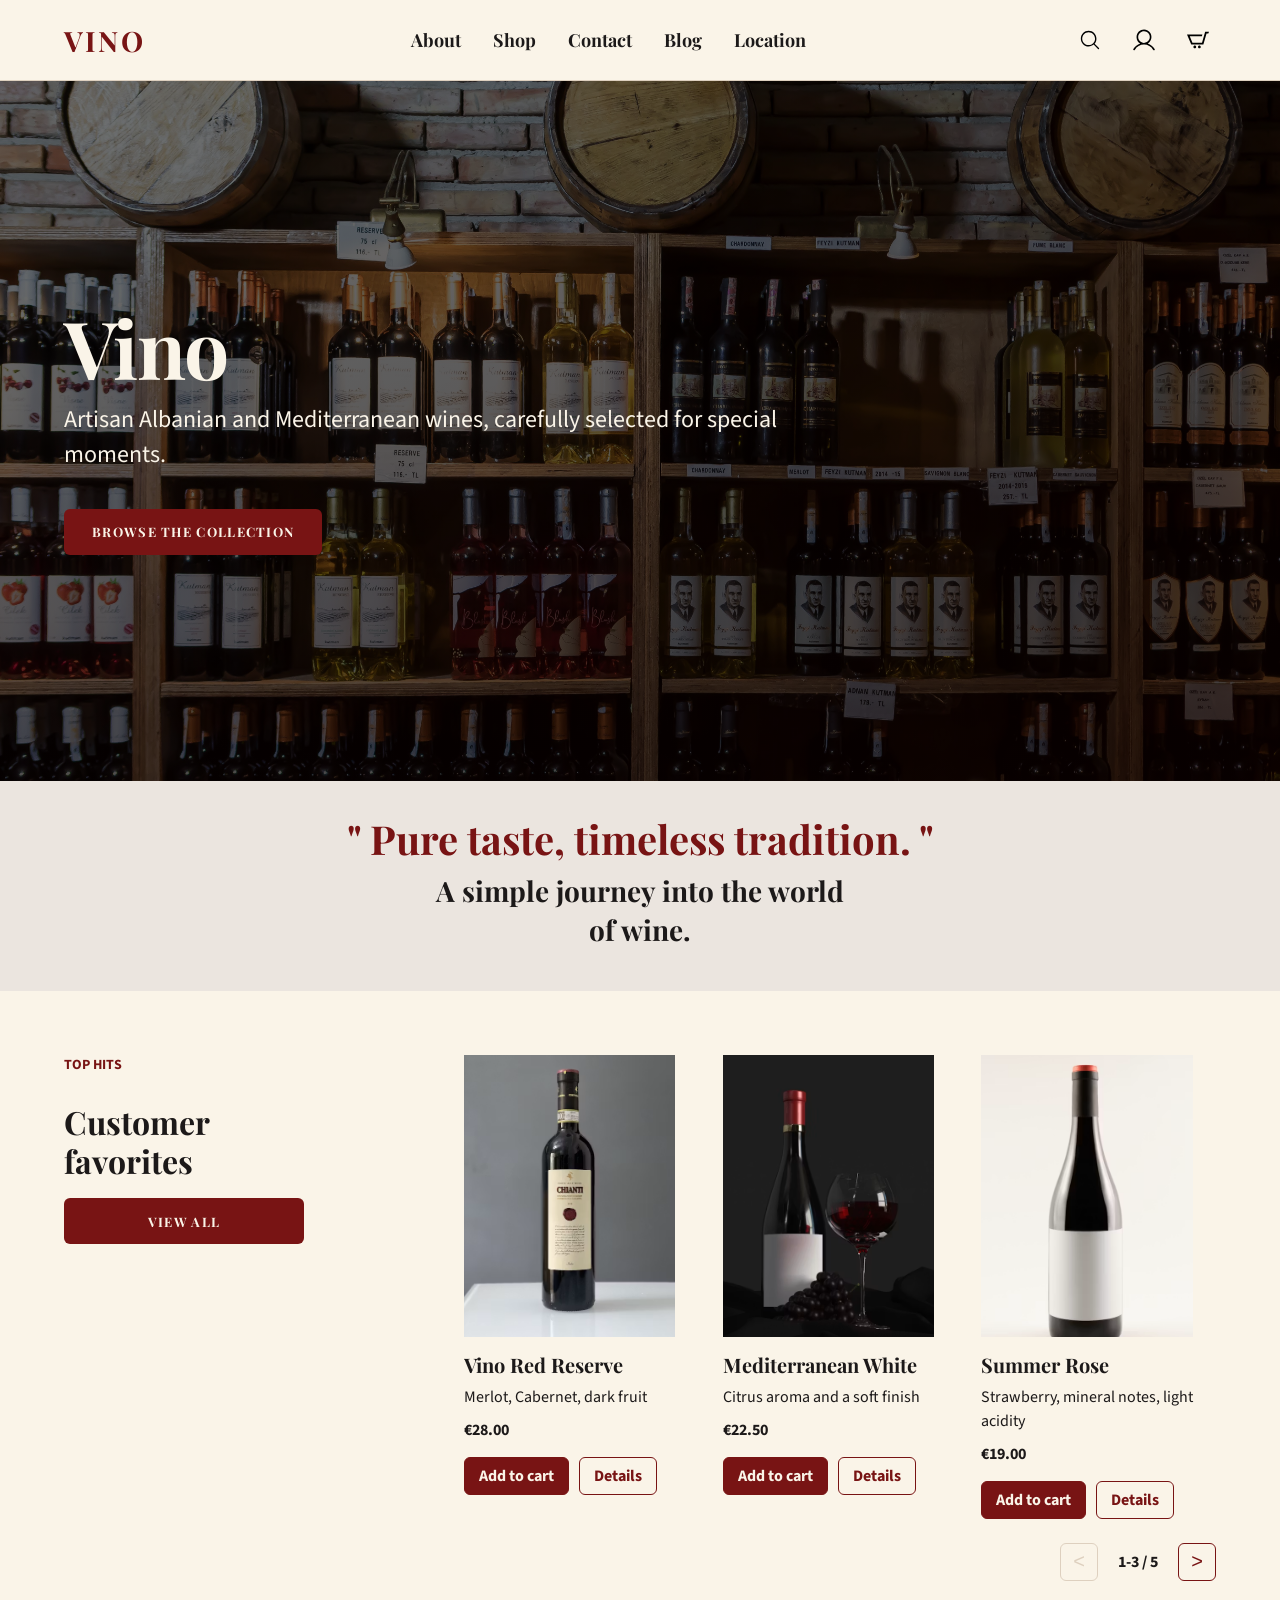
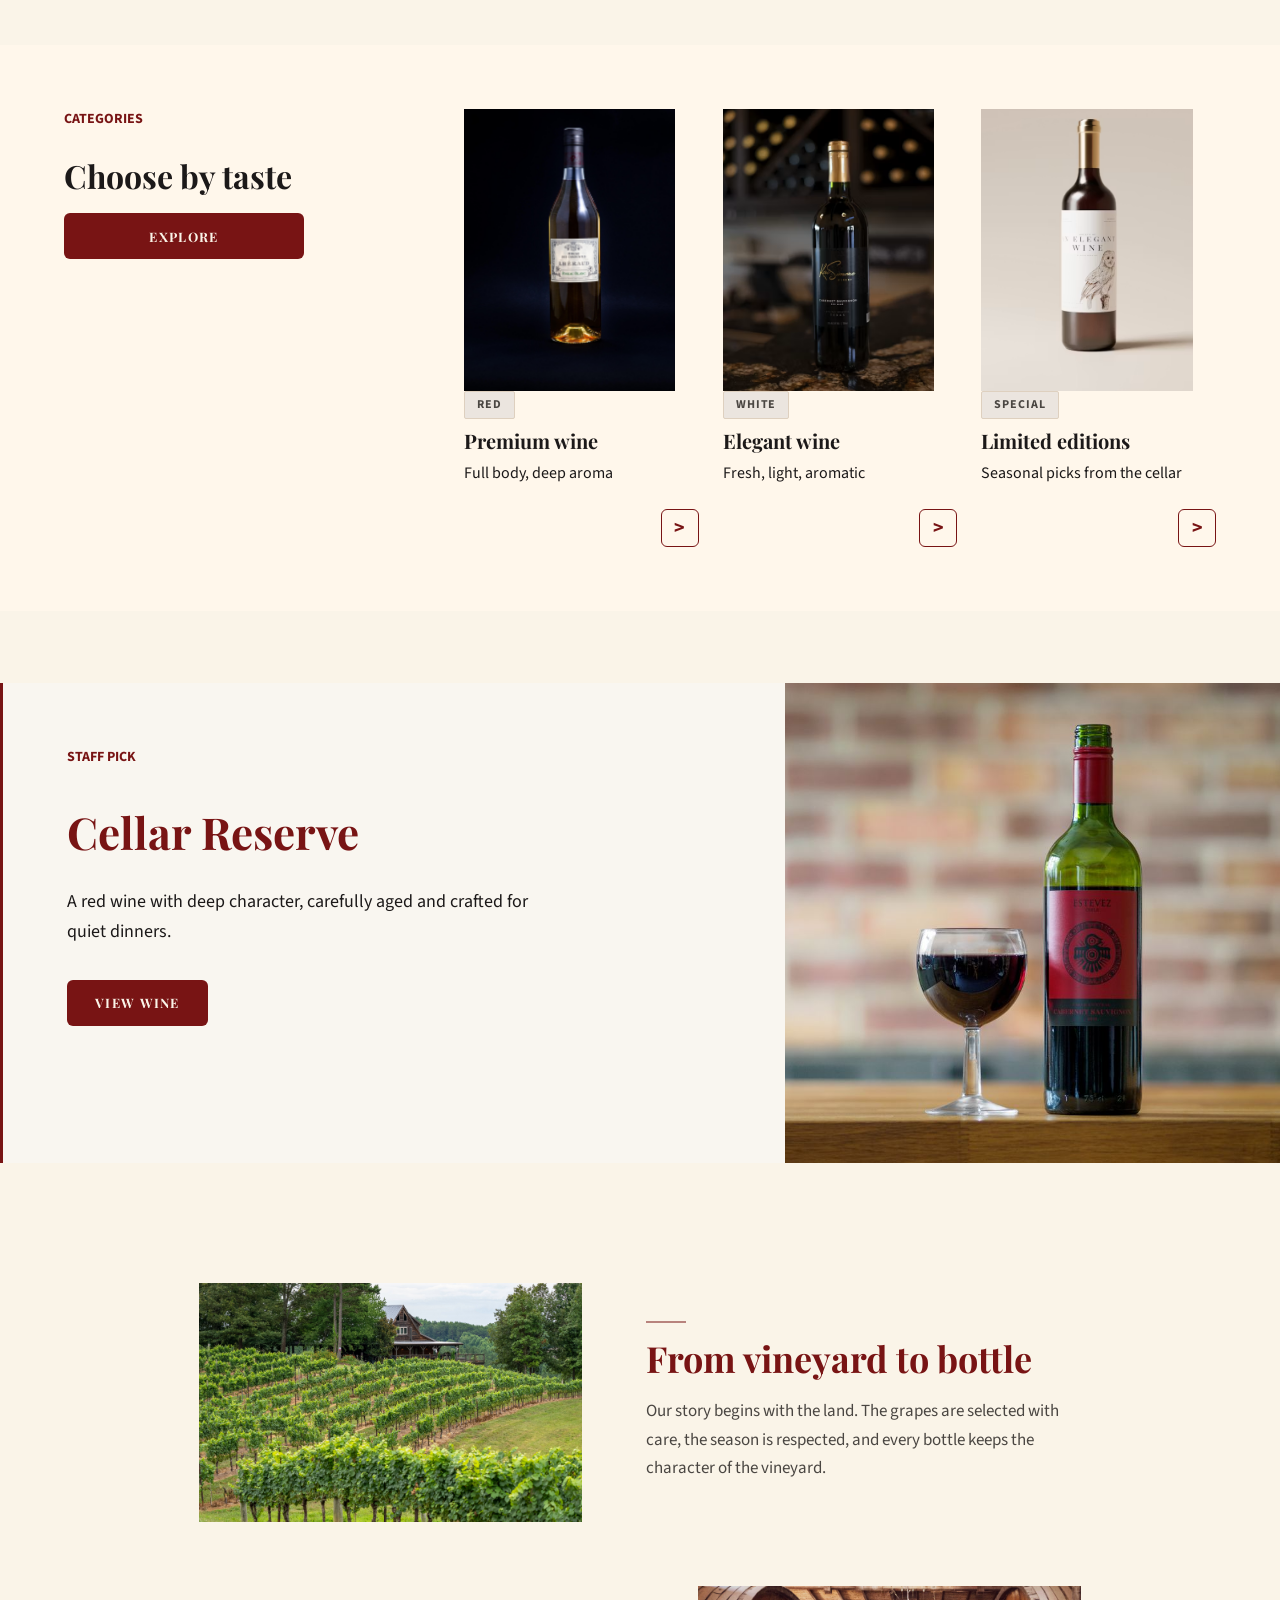
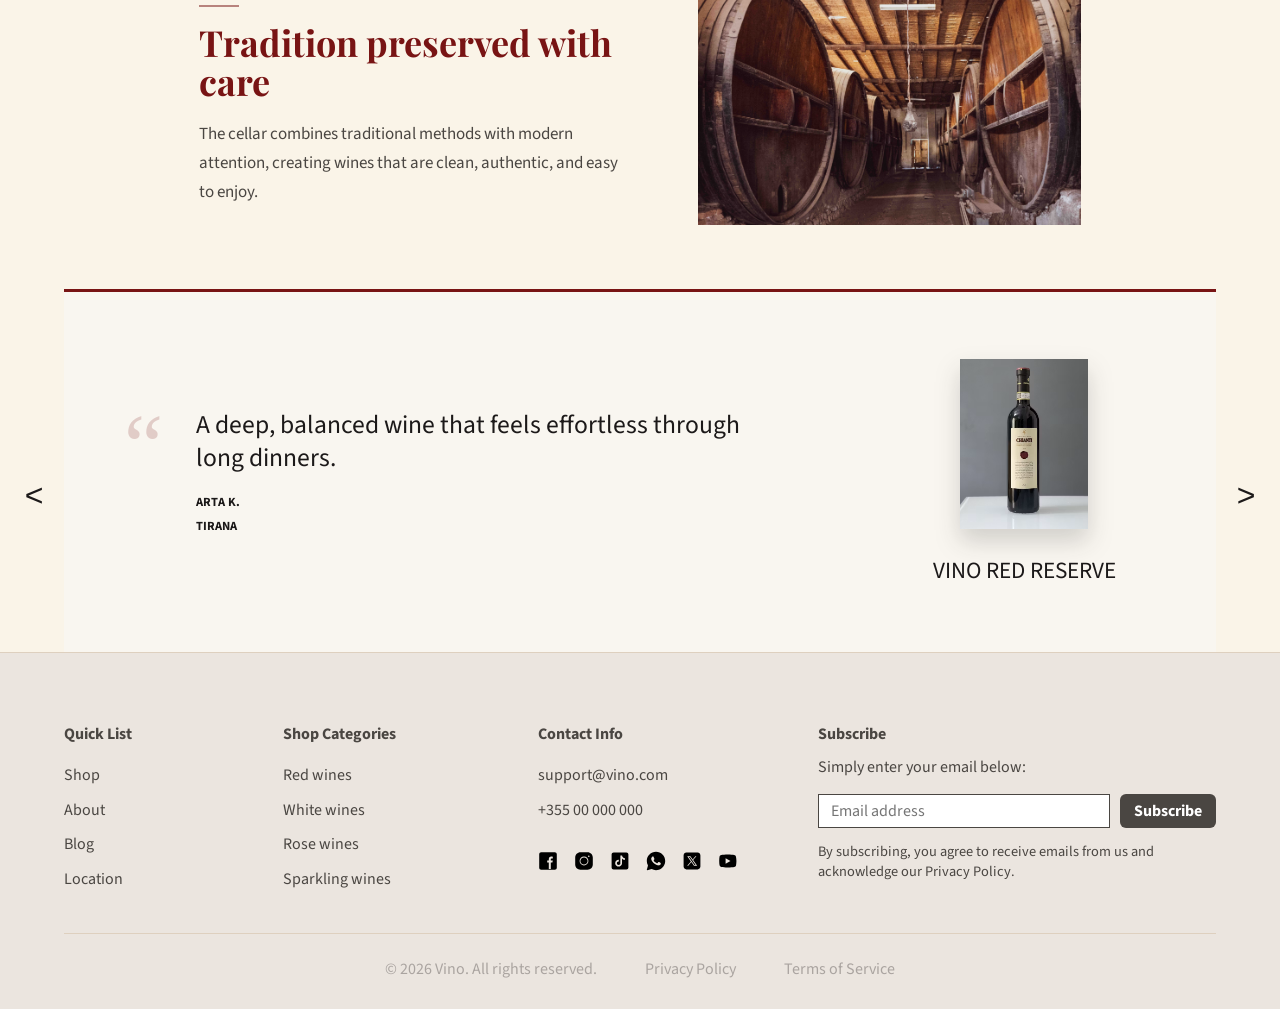
<file: index.html>
<!DOCTYPE html>
<html lang="en">
<head>
    <meta charset="UTF-8">
    <meta name="viewport" content="width=device-width, initial-scale=1.0">
    <title>Vino | Artisan Wine Cellar</title>

    <link rel="preconnect" href="https://fonts.googleapis.com">
    <link rel="preconnect" href="https://fonts.gstatic.com" crossorigin>
    <link href="https://fonts.googleapis.com/css2?family=Playfair+Display:wght@400;700&family=Source+Sans+3:wght@400;600;700&display=swap" rel="stylesheet">
    <link rel="stylesheet" href="css/style.css">
</head>
<body>
    <header class="site-header">
        <nav class="navbar container" aria-label="Main navigation">
            <a href="index.html" class="nav-brand">Vino</a>

            <ul class="nav-links">
                <li><a href="about.html" class="nav-link">About</a></li>
                <li><a href="shop.html" class="nav-link">Shop</a></li>
                <li><a href="contact.html" class="nav-link">Contact</a></li>
                <li><a href="blog.html" class="nav-link">Blog</a></li>
                <li><a href="location.html" class="nav-link">Location</a></li>
            </ul>

            <div class="nav-actions" aria-label="Quick links">
                <a href="#" class="nav-action" aria-label="Search">
                    <img src="assets/images/icons/search.svg" alt="">
                </a>
                <a href="#" class="nav-action" aria-label="Account">
                    <img src="assets/images/icons/user.svg" alt="">
                </a>
                <a href="#" class="nav-action" aria-label="Cart">
                    <img src="assets/images/icons/cart.svg" alt="">
                </a>
            </div>
        </nav>
    </header>

    <main class="main-content">
        <section class="hero-section">
            <div class="container">
                <div class="hero-content">
                    <h1 class="hero-title">Vino</h1>
                    <p class="hero-subtitle">Artisan Albanian and Mediterranean wines, carefully selected for special moments.</p>
                    <a href="shop.html" class="btn btn-primary">Browse the collection</a>
                </div>
            </div>
        </section>

        <section class="motto-section">
            <div class="container motto-container">
                <h2 class="motto-title">" Pure taste, timeless tradition. "</h2>
                <p class="motto-text">A simple journey into the world of wine.</p>
            </div>
        </section>

        <section class="product-section">
            <div class="container product-layout">
                <div class="product-intro">
                    <p class="section-label">Top hits</p>
                    <h2 class="section-title">Customer favorites</h2>
                    <a href="shop.html" class="btn btn-primary">View all</a>
                </div>

                <div class="product-carousel" data-carousel>
                    <div class="product-window">
                        <div class="product-track" data-carousel-track aria-label="Top hit wines">
                            <article class="product-card">
                                <div class="product-image">
                                    <img src="assets/images/ui/wineB.png" alt="Vino Red Reserve">
                                </div>
                                <h3>Vino Red Reserve</h3>
                                <p>Merlot, Cabernet, dark fruit</p>
                                <span>€28.00</span>
                                <div class="product-actions">
                                    <button type="button" class="product-button product-button-primary">Add to cart</button>
                                    <a href="product.html?id=vino-red-reserve" class="product-button">Details</a>
                                </div>
                            </article>

                            <article class="product-card">
                                <div class="product-image">
                                    <img src="assets/images/ui/wineB1.png" alt="Mediterranean White">
                                </div>
                                <h3>Mediterranean White</h3>
                                <p>Citrus aroma and a soft finish</p>
                                <span>€22.50</span>
                                <div class="product-actions">
                                    <button type="button" class="product-button product-button-primary">Add to cart</button>
                                    <a href="product.html?id=mediterranean-white" class="product-button">Details</a>
                                </div>
                            </article>

                            <article class="product-card">
                                <div class="product-image">
                                    <img src="assets/images/ui/wineB2.png" alt="Summer Rose">
                                </div>
                                <h3>Summer Rose</h3>
                                <p>Strawberry, mineral notes, light acidity</p>
                                <span>€19.00</span>
                                <div class="product-actions">
                                    <button type="button" class="product-button product-button-primary">Add to cart</button>
                                    <a href="product.html?id=summer-rose" class="product-button">Details</a>
                                </div>
                            </article>

                            <article class="product-card">
                                <div class="product-image">
                                    <img src="assets/images/ui/wineB3.png" alt="Sparkling Vino">
                                </div>
                                <h3>Sparkling Vino</h3>
                                <p>Fresh, festive, with fruit aromas</p>
                                <span>€24.00</span>
                                <div class="product-actions">
                                    <button type="button" class="product-button product-button-primary">Add to cart</button>
                                    <a href="product.html?id=sparkling-vino" class="product-button">Details</a>
                                </div>
                            </article>

                            <article class="product-card">
                                <div class="product-image">
                                    <img src="assets/images/ui/wineB4.png" alt="Vino Special Collection">
                                </div>
                                <h3>Special Collection</h3>
                                <p>Limited cellar edition</p>
                                <span>€34.00</span>
                                <div class="product-actions">
                                    <button type="button" class="product-button product-button-primary">Add to cart</button>
                                    <a href="product.html?id=special-collection" class="product-button">Details</a>
                                </div>
                            </article>
                        </div>
                    </div>

                    <div class="carousel-controls" aria-label="Product carousel controls">
                        <button type="button" class="carousel-button" data-carousel-prev aria-label="Previous product">&lt;</button>
                        <span class="carousel-count" data-carousel-count>1-3 / 5</span>
                        <button type="button" class="carousel-button" data-carousel-next aria-label="Next product">&gt;</button>
                    </div>
                </div>
            </div>
        </section>

        <section class="product-section section-light">
            <div class="container product-layout">
                <div class="product-intro">
                    <p class="section-label">Categories</p>
                    <h2 class="section-title">Choose by taste</h2>
                    <a href="shop.html" class="btn btn-primary">Explore</a>
                </div>

                <div class="category-list" aria-label="Wine categories">
                    <a href="shop.html" class="category-card">
                        <img src="assets/images/ui/wineB5.png" alt="Premium red wine">
                        <p class="product-tag">Red</p>
                        <h3>Premium wine</h3>
                        <p>Full body, deep aroma</p>
                        <span class="category-arrow" aria-hidden="true">&gt;</span>
                    </a>
                    <a href="shop.html" class="category-card">
                        <img src="assets/images/ui/wineB6.png" alt="Elegant white wine">
                        <p class="product-tag">White</p>
                        <h3>Elegant wine</h3>
                        <p>Fresh, light, aromatic</p>
                        <span class="category-arrow" aria-hidden="true">&gt;</span>
                    </a>
                    <a href="shop.html" class="category-card">
                        <img src="assets/images/ui/wineB7.png" alt="Special wine collection">
                        <p class="product-tag">Special</p>
                        <h3>Limited editions</h3>
                        <p>Seasonal picks from the cellar</p>
                        <span class="category-arrow" aria-hidden="true">&gt;</span>
                    </a>
                </div>
            </div>
        </section>

        <section class="feature-section">
            <div class="feature-panel">
                <div class="feature-copy">
                    <p class="section-label">Staff pick</p>
                    <h2 class="feature-title">Cellar Reserve</h2>
                    <p class="section-text">A red wine with deep character, carefully aged and crafted for quiet dinners.</p>
                    <a href="product.html?id=cellar-reserve" class="btn btn-primary">View wine</a>
                </div>

                <img class="feature-image" src="assets/images/ui/wineB9.png" alt="Staff-selected Vino Reserve">
            </div>
        </section>

        <section class="story-section">
            <div class="container story-stack">
                <article class="story-panel">
                    <img src="assets/images/ui/hero5.jpg" alt="Vino vineyard and cellar">
                    <div class="story-copy">
                        <h2>From vineyard to bottle</h2>
                        <p>Our story begins with the land. The grapes are selected with care, the season is respected, and every bottle keeps the character of the vineyard.</p>
                    </div>
                </article>

                <article class="story-panel story-panel-reverse">
                    <div class="story-copy">
                        <h2>Tradition preserved with care</h2>
                        <p>The cellar combines traditional methods with modern attention, creating wines that are clean, authentic, and easy to enjoy.</p>
                    </div>
                    <img src="assets/images/ui/hero4.jpg" alt="Wooden barrels in the cellar">
                </article>
            </div>
        </section>
        <section class="review-section" aria-labelledby="reviews-title" data-review-carousel>
            <h2 id="reviews-title" class="sr-only">Customer reviews</h2>
            <button type="button" class="review-arrow review-arrow-prev" data-review-prev aria-label="Previous review">&lt;</button>

            <div class="container review-frame">
                <article class="review-card">
                    <div class="review-copy">
                        <span class="review-mark" aria-hidden="true">&ldquo;</span>
                        <div>
                            <blockquote data-review-quote>A deep, balanced wine that feels effortless through long dinners.</blockquote>
                            <div class="review-meta">
                                <strong data-review-name>Arta K.</strong>
                                <span data-review-location>Tirana</span>
                            </div>
                        </div>
                    </div>

                    <a href="shop.html" class="review-product" data-review-link>
                        <img src="assets/images/ui/wineB.png" alt="Vino Red Reserve" data-review-image>
                        <h3 data-review-product>Vino Red Reserve</h3>
                    </a>
                </article>
            </div>

            <button type="button" class="review-arrow review-arrow-next" data-review-next aria-label="Next review">&gt;</button>
        </section>
    </main>

    <footer class="site-footer">
        <div class="container footer-grid">
            <nav class="footer-column footer-links" aria-label="Quick links">
                <h2>Quick List</h2>
                <a href="shop.html">Shop</a>
                <a href="about.html">About</a>
                <a href="blog.html">Blog</a>
                <a href="location.html">Location</a>
            </nav>

            <nav class="footer-column footer-categories" aria-label="Shop categories">
                <h2>Shop Categories</h2>
                <a href="shop.html">Red wines</a>
                <a href="shop.html">White wines</a>
                <a href="shop.html">Rose wines</a>
                <a href="shop.html">Sparkling wines</a>
            </nav>

            <section class="footer-column footer-contact" aria-labelledby="footer-contact-title">
                <h2 id="footer-contact-title">Contact Info</h2>
                <a href="mailto:support@vino.com">support@vino.com</a>
                <a href="tel:+355000000000">+355 00 000 000</a>
                <nav class="footer-social" aria-label="Social links">
                    <a href="#" aria-label="Facebook">
                        <img src="assets/images/icons/facebook.svg" alt="">
                    </a>
                    <a href="#" aria-label="Instagram">
                        <img src="assets/images/icons/instagram.svg" alt="">
                    </a>
                    <a href="#" aria-label="TikTok">
                        <img src="assets/images/icons/tiktok.svg" alt="">
                    </a>
                    <a href="#" aria-label="WhatsApp">
                        <img src="assets/images/icons/whatsapp.svg" alt="">
                    </a>
                    <a href="#" aria-label="x">
                        <img src="assets/images/icons/x.svg" alt="">
                    </a>
                    <a href="#" aria-label="YouTube">
                        <img src="assets/images/icons/youtube.svg" alt="">
                    </a>
                </nav>
            </section>

            <section class="footer-subscribe" aria-labelledby="subscribe-title">
                <h2 id="subscribe-title">Subscribe</h2>
                <p>Simply enter your email below:</p>
                <form class="subscribe-form" data-subscribe-form>
                    <label class="sr-only" for="footer-email">Email address</label>
                    <input id="footer-email" type="email" name="email" placeholder="Email address" required>
                    <button type="submit">Subscribe</button>
                </form>
                <p class="subscribe-note" data-subscribe-note>By subscribing, you agree to receive emails from us and acknowledge our Privacy Policy.</p>
            </section>
        </div>

        <div class="container footer-bottom">
            <p>&copy; 2026 Vino. All rights reserved.</p>
            <a href="#">Privacy Policy</a>
            <a href="#">Terms of Service</a>
        </div>
    </footer>
    <script src="js/main.js"></script>
</body>
</html>
</file>
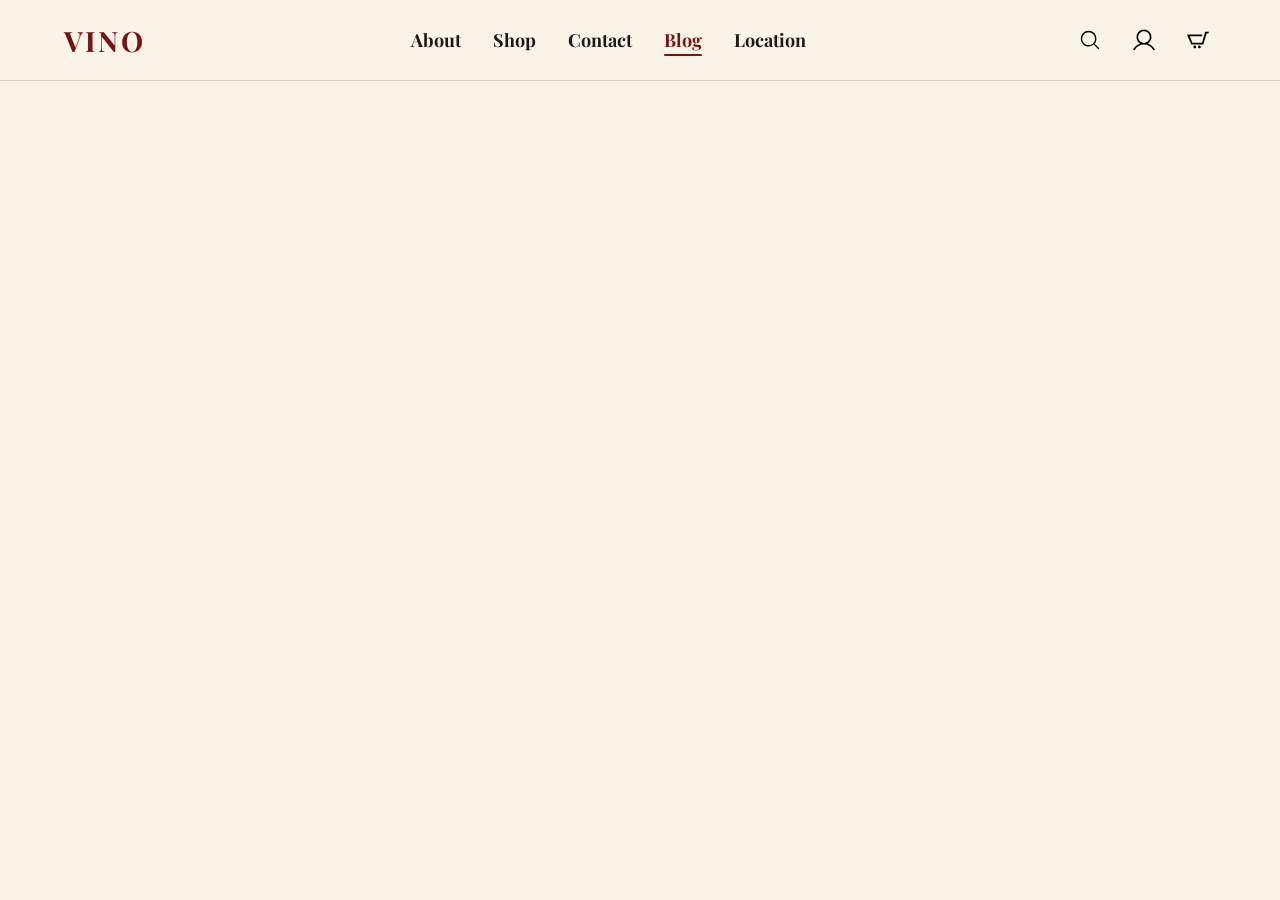
<file: blog.html>
<!DOCTYPE html>
<html lang="en">
<head>
    <meta charset="UTF-8">
    <meta name="viewport" content="width=device-width, initial-scale=1.0">
    <title>Vino | Blog</title>

    <link rel="preconnect" href="https://fonts.googleapis.com">
    <link rel="preconnect" href="https://fonts.gstatic.com" crossorigin>
    <link href="https://fonts.googleapis.com/css2?family=Playfair+Display:wght@400;700&family=Source+Sans+3:wght@400;600;700&display=swap" rel="stylesheet">
    <link rel="stylesheet" href="css/style.css">
</head>
<body>
    <header class="site-header">
        <nav class="navbar container" aria-label="Main navigation">
            <a href="index.html" class="nav-brand">Vino</a>

            <ul class="nav-links">
                <li><a href="about.html" class="nav-link">About</a></li>
                <li><a href="shop.html" class="nav-link">Shop</a></li>
                <li><a href="contact.html" class="nav-link">Contact</a></li>
                <li><a href="blog.html" class="nav-link" aria-current="page">Blog</a></li>
                <li><a href="location.html" class="nav-link">Location</a></li>
            </ul>

            <div class="nav-actions" aria-label="Quick links">
                <a href="#" class="nav-action" aria-label="Search">
                    <img src="assets/images/icons/search.svg" alt="">
                </a>
                <a href="#" class="nav-action" aria-label="Account">
                    <img src="assets/images/icons/user.svg" alt="">
                </a>
                <a href="#" class="nav-action" aria-label="Cart">
                    <img src="assets/images/icons/cart.svg" alt="">
                </a>
            </div>
        </nav>
    </header>
</body>
</html>
</file>
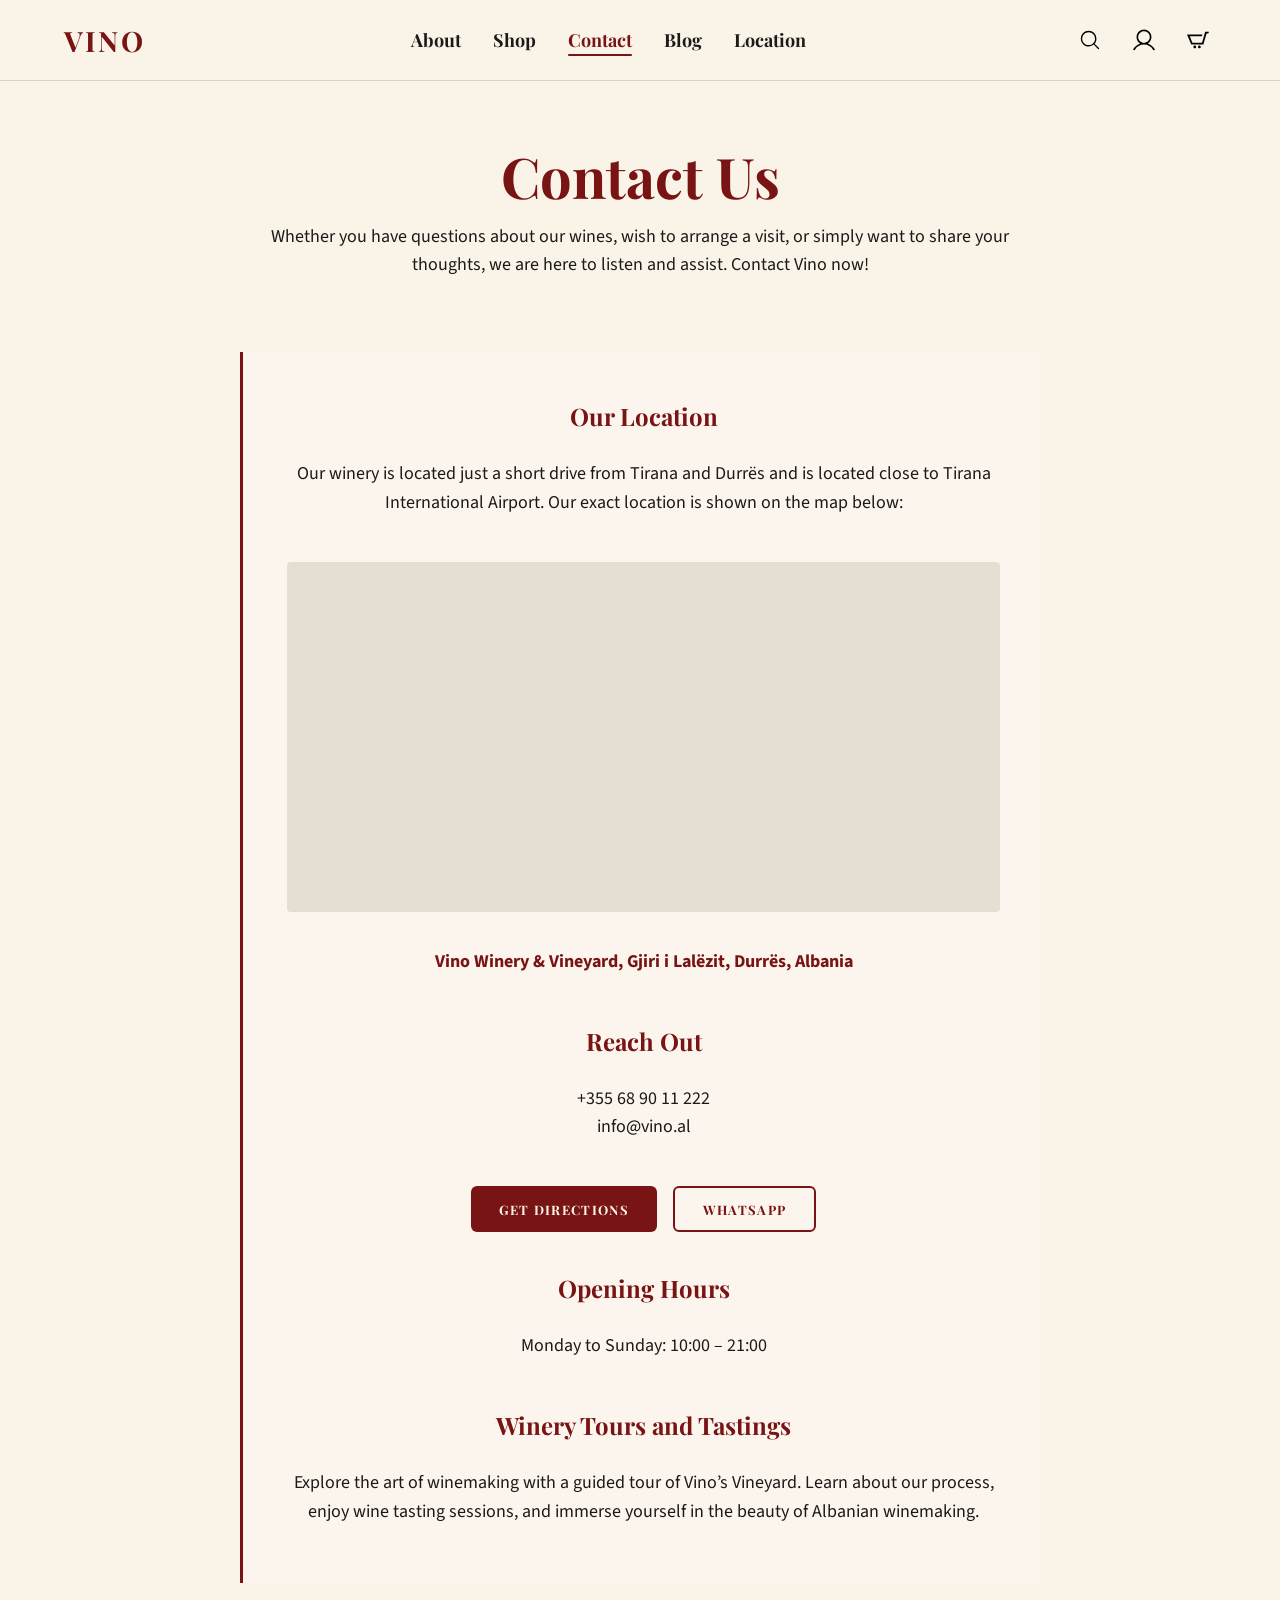
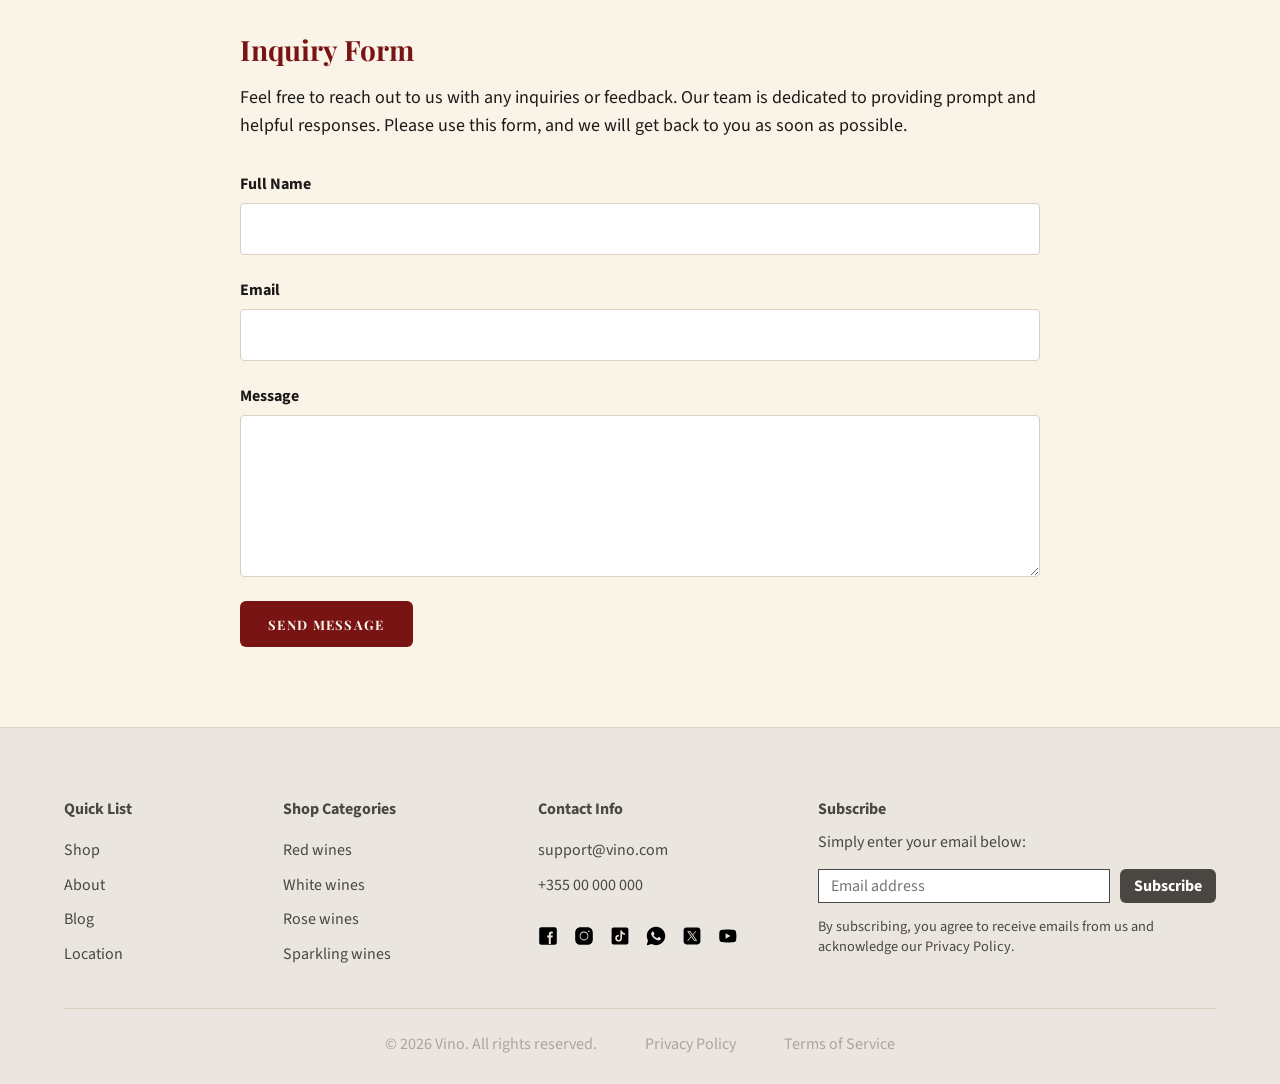
<file: contact.html>
<!DOCTYPE html>
<html lang="en">
<head>
    <meta charset="UTF-8">
    <meta name="viewport" content="width=device-width, initial-scale=1.0">
    <title>Vino | Contact</title>

    <link rel="preconnect" href="https://fonts.googleapis.com">
    <link rel="preconnect" href="https://fonts.gstatic.com" crossorigin>
    <link href="https://fonts.googleapis.com/css2?family=Playfair+Display:wght@400;700&family=Source+Sans+3:wght@400;600;700&display=swap" rel="stylesheet">
    <link rel="stylesheet" href="css/style.css">
</head>
<body>
    <header class="site-header">
        <nav class="navbar container" aria-label="Main navigation">
            <a href="index.html" class="nav-brand">Vino</a>

            <ul class="nav-links">
                <li><a href="about.html" class="nav-link">About</a></li>
                <li><a href="shop.html" class="nav-link">Shop</a></li>
                <li><a href="contact.html" class="nav-link" aria-current="page">Contact</a></li>
                <li><a href="blog.html" class="nav-link">Blog</a></li>
                <li><a href="location.html" class="nav-link">Location</a></li>
            </ul>

            <div class="nav-actions" aria-label="Quick links">
                <a href="#" class="nav-action" aria-label="Search">
                    <img src="assets/images/icons/search.svg" alt="">
                </a>
                <a href="#" class="nav-action" aria-label="Account">
                    <img src="assets/images/icons/user.svg" alt="">
                </a>
                <a href="#" class="nav-action" aria-label="Cart">
                    <img src="assets/images/icons/cart.svg" alt="">
                </a>
            </div>
        </nav>
    </header>

    <main class="main-content container">
        <section class="contact-hero">
            <h1 class="contact-hero__title">Contact Us</h1>
            <p class="contact-hero__text">Whether you have questions about our wines, wish to arrange a visit, or simply want to share your thoughts, we are here to listen and assist. Contact Vino now!</p>
        </section>

        <section class="contact-layout">
            <div class="contact-info">
                <div class="contact-info__block">
                    <h2>Our Location</h2>
                    <p>Our winery is located just a short drive from Tirana and Durrës and is located close to Tirana International Airport. Our exact location is shown on the map below:</p>
                    
                    <div class="contact-info__map">
                        <iframe 
                            src="https://maps.google.com/maps?q=Vino%20Winery%20%26%20Vineyard,%20Gjiri%20i%20Lal%C3%ABzit,%20Durr%C3%ABs,%20Albania&t=&z=14&ie=UTF8&iwloc=&output=embed" 
                            loading="lazy" 
                            allowfullscreen>
                        </iframe>
                    </div>
                    
                    <p><strong>Vino Winery & Vineyard, Gjiri i Lalëzit, Durrës, Albania</strong></p>
                </div>

                <div class="contact-info__block">
                    <h2>Reach Out</h2>
                    <p>
                        <a href="tel:+355689011222">+355 68 90 11 222</a><br>
                        <a href="mailto:info@vino.al">info@vino.al</a>
                    </p>
                    <div class="contact-info__actions">
                        <a href="location.html" class="btn btn-primary">Get Directions</a>
                        <a href="#" class="btn btn-secondary">WhatsApp</a>
                    </div>
                </div>

                <div class="contact-info__block">
                    <h2>Opening Hours</h2>
                    <p>Monday to Sunday: 10:00 – 21:00</p>
                </div>

                <div class="contact-info__block">
                    <h2>Winery Tours and Tastings</h2>
                    <p>Explore the art of winemaking with a guided tour of Vino’s Vineyard. Learn about our process, enjoy wine tasting sessions, and immerse yourself in the beauty of Albanian winemaking.</p>
                </div>
            </div>

            <div class="contact-form-wrapper">
                <div class="contact-form__intro">
                    <h2>Inquiry Form</h2>
                    <p>Feel free to reach out to us with any inquiries or feedback. Our team is dedicated to providing prompt and helpful responses. Please use this form, and we will get back to you as soon as possible.</p>
                </div>

                <form class="contact-form" action="#" method="POST">
                    <div class="contact-form__group">
                        <label for="name" class="contact-form__label">Full Name</label>
                        <input type="text" id="name" name="name" class="contact-form__input" required>
                    </div>

                    <div class="contact-form__group">
                        <label for="email" class="contact-form__label">Email</label>
                        <input type="email" id="email" name="email" class="contact-form__input" required>
                    </div>

                    <div class="contact-form__group">
                        <label for="message" class="contact-form__label">Message</label>
                        <textarea id="message" name="message" rows="6" class="contact-form__input" required></textarea>
                    </div>

                    <button type="submit" class="btn btn-primary contact-form__submit">Send Message</button>
                </form>
            </div>
        </section>
    </main>

    <footer class="site-footer">
        <div class="container footer-grid">
            <nav class="footer-column footer-links" aria-label="Quick links">
                <h2>Quick List</h2>
                <a href="shop.html">Shop</a>
                <a href="about.html">About</a>
                <a href="blog.html">Blog</a>
                <a href="location.html">Location</a>
            </nav>

            <nav class="footer-column footer-categories" aria-label="Shop categories">
                <h2>Shop Categories</h2>
                <a href="shop.html">Red wines</a>
                <a href="shop.html">White wines</a>
                <a href="shop.html">Rose wines</a>
                <a href="shop.html">Sparkling wines</a>
            </nav>

            <section class="footer-column footer-contact" aria-labelledby="footer-contact-title">
                <h2 id="footer-contact-title">Contact Info</h2>
                <a href="mailto:support@vino.com">support@vino.com</a>
                <a href="tel:+355000000000">+355 00 000 000</a>
                <nav class="footer-social" aria-label="Social links">
                    <a href="#" aria-label="Facebook">
                        <img src="assets/images/icons/facebook.svg" alt="">
                    </a>
                    <a href="#" aria-label="Instagram">
                        <img src="assets/images/icons/instagram.svg" alt="">
                    </a>
                    <a href="#" aria-label="TikTok">
                        <img src="assets/images/icons/tiktok.svg" alt="">
                    </a>
                    <a href="#" aria-label="WhatsApp">
                        <img src="assets/images/icons/whatsapp.svg" alt="">
                    </a>
                    <a href="#" aria-label="x">
                        <img src="assets/images/icons/x.svg" alt="">
                    </a>
                    <a href="#" aria-label="YouTube">
                        <img src="assets/images/icons/youtube.svg" alt="">
                    </a>
                </nav>
            </section>

            <section class="footer-subscribe" aria-labelledby="subscribe-title">
                <h2 id="subscribe-title">Subscribe</h2>
                <p>Simply enter your email below:</p>
                <form class="subscribe-form" data-subscribe-form>
                    <label class="sr-only" for="footer-email">Email address</label>
                    <input id="footer-email" type="email" name="email" placeholder="Email address" required>
                    <button type="submit">Subscribe</button>
                </form>
                <p class="subscribe-note" data-subscribe-note>By subscribing, you agree to receive emails from us and acknowledge our Privacy Policy.</p>
            </section>
        </div>

        <div class="container footer-bottom">
            <p>&copy; 2026 Vino. All rights reserved.</p>
            <a href="#">Privacy Policy</a>
            <a href="#">Terms of Service</a>
        </div>
    </footer>
</body>
</html>
</file>
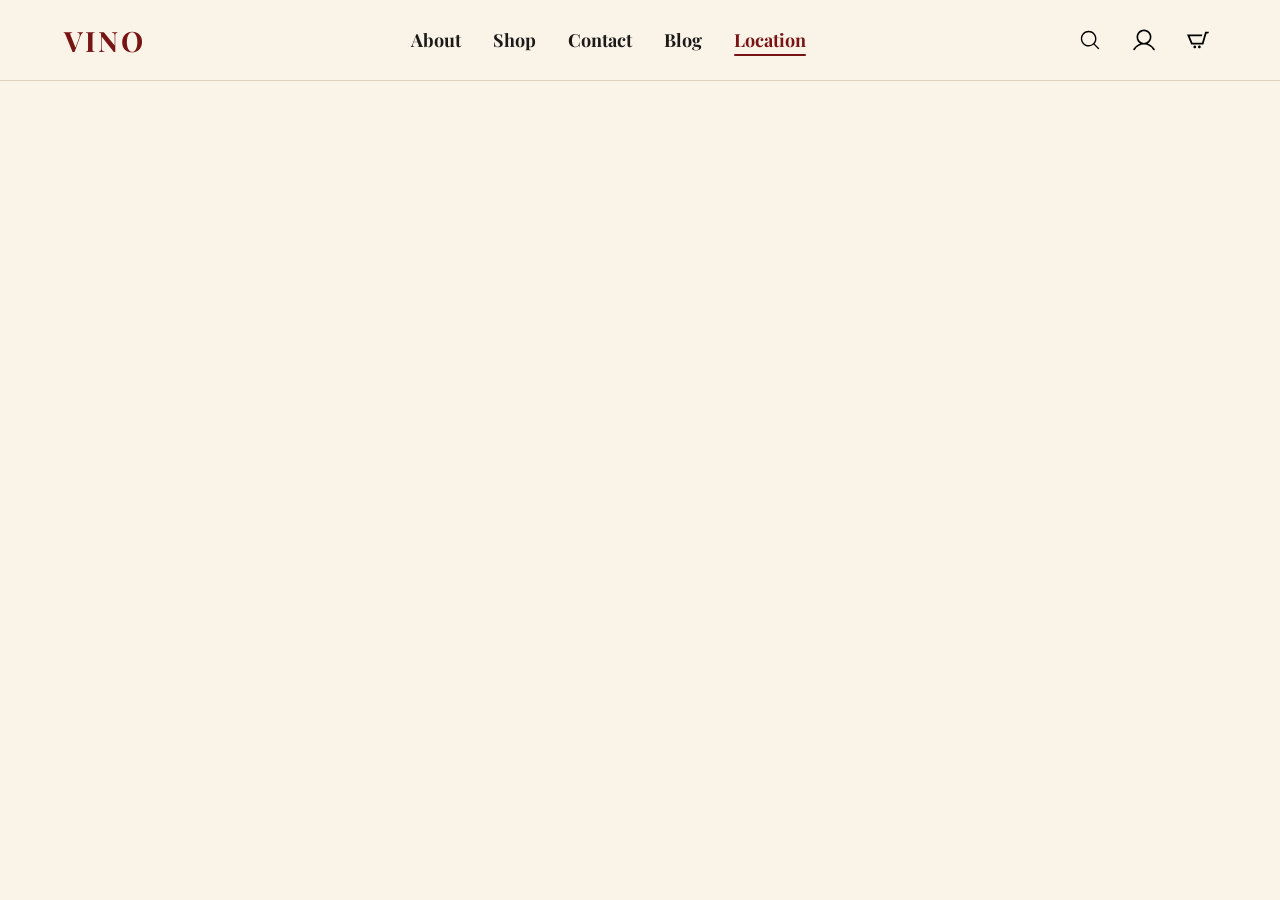
<file: location.html>
<!DOCTYPE html>
<html lang="en">
<head>
    <meta charset="UTF-8">
    <meta name="viewport" content="width=device-width, initial-scale=1.0">
    <title>Vino | Location</title>

    <link rel="preconnect" href="https://fonts.googleapis.com">
    <link rel="preconnect" href="https://fonts.gstatic.com" crossorigin>
    <link href="https://fonts.googleapis.com/css2?family=Playfair+Display:wght@400;700&family=Source+Sans+3:wght@400;600;700&display=swap" rel="stylesheet">
    <link rel="stylesheet" href="css/style.css">
</head>
<body>
    <header class="site-header">
        <nav class="navbar container" aria-label="Main navigation">
            <a href="index.html" class="nav-brand">Vino</a>

            <ul class="nav-links">
                <li><a href="about.html" class="nav-link">About</a></li>
                <li><a href="shop.html" class="nav-link">Shop</a></li>
                <li><a href="contact.html" class="nav-link">Contact</a></li>
                <li><a href="blog.html" class="nav-link">Blog</a></li>
                <li><a href="location.html" class="nav-link" aria-current="page">Location</a></li>
            </ul>

            <div class="nav-actions" aria-label="Quick links">
                <a href="#" class="nav-action" aria-label="Search">
                    <img src="assets/images/icons/search.svg" alt="">
                </a>
                <a href="#" class="nav-action" aria-label="Account">
                    <img src="assets/images/icons/user.svg" alt="">
                </a>
                <a href="#" class="nav-action" aria-label="Cart">
                    <img src="assets/images/icons/cart.svg" alt="">
                </a>
            </div>
        </nav>
    </header>
</body>
</html>
</file>
<file: css/style.css>
:root {
    /* Brand */
    --color-brand: #781414;
    --color-brand-dark: #5f1010;

    /* Backgrounds */
    --color-page: #faf4e8;
    --color-surface-light: #F9F6F0;
    --color-surface-stone: #EBE5DF;
    --color-surface-warm: #e5ded2;
    --color-surface-blush: rgba(255, 244, 244, 0.4);
    --color-white: #ffffff;
    --color-black: #050505;

    /* Text */
    --color-text: #1c1919;
    --color-footer-text: #4a4642;
    --color-footer-muted: #aaa4a0;

    /* Borders */
    --color-border: #ded0bf;
    --border: 1px solid var(--color-border);

    /* Hover tints */
    --color-hover-warm: #fff7eb;

    /* Typography */
    --font-heading: "Playfair Display", serif;
    --font-body: "Source Sans 3", sans-serif;

    /* Layout */
    --container-width: 90%;
    --section-padding: 80px 0;

    /* UI tokens */
    --radius: 6px;
    --transition: 0.2s ease;
}

* {
    box-sizing: border-box;
}

html {
    scroll-behavior: smooth;
}

::selection {
    background: rgba(120, 20, 20, 0.12);
    color: var(--color-brand-dark);
}

body {
    min-height: 100vh;
    margin: 0;
    background: var(--color-page);
    color: var(--color-text);
    font-family: var(--font-body);
}

img {
    display: block;
    max-width: 100%;
    
}

.sr-only {
    position: absolute;
    width: 1px;
    height: 1px;
    padding: 0;
    margin: -1px;
    overflow: hidden;
    clip: rect(0, 0, 0, 0);
    white-space: nowrap;
    border: 0;
}

a {
    color: inherit;
}

.container {
    width: min(100% - 32px, var(--container-width));
    margin-inline: auto;
}

.site-header {
    background: rgba(250, 244, 232, 0.9);
    backdrop-filter: blur(10px);
    -webkit-backdrop-filter: blur(10px);
    border-bottom: var(--border);
    position: sticky; 
    top: 0;
    z-index: 100;  
}

.navbar {
    min-height: 80px;
    display: flex;
    align-items: center;
    justify-content: space-between;
    gap: 32px;
    width: min(100% - 32px, var(--container-width));
    margin-inline: auto;
}

.nav-brand {
    color: var(--color-brand);
    font-family: var(--font-heading);
    font-size: 1.75rem;
    font-weight: 700;
    letter-spacing: 0.08em;
    text-decoration: none;
    text-transform: uppercase;
    transition: opacity var(--transition);
}

.nav-brand:hover {
    opacity: 0.8;
}

.nav-links {
    display: flex;
    align-items: center;
    gap: 32px;
    margin: 0;
    padding: 0;
    list-style: none;
}

.nav-link {
    font-family: var(--font-heading);
    font-size: 1.125rem;
    font-weight: 700;
    text-decoration: none;
    transition: color var(--transition);
}

.nav-link:hover,
.nav-link:focus-visible {
    color: var(--color-brand);
}

.nav-link[aria-current="page"] {
    color: var(--color-brand);
    position: relative;
}

.nav-link[aria-current="page"]::after {
    content: "";
    position: absolute;
    bottom: -4px;
    left: 0;
    right: 0;
    height: 2px;
    background: var(--color-brand);
    border-radius: 1px;
}

.nav-actions {
    display: flex;
    align-items: center;
    gap: 18px;
}

.nav-action {
    display: inline-flex;
    align-items: center;
    justify-content: center;
    width: 36px;
    height: 36px;
    border-radius: var(--radius);
    text-decoration: none;
    transition: background-color var(--transition);
}

.nav-action:hover,
.nav-action:focus-visible {
    background: var(--color-hover-warm);
}

.nav-action img {
    width: 22px;
    height: 22px;
}

.main-content {
    min-height: calc(100vh - 129px);
}

.hero-section {
    min-height: 700px;
    display: grid;
    align-items: center;
    background:
        linear-gradient(160deg, rgba(0, 0, 0, 0.55) 0%, rgba(10, 0, 0, 0.78) 100%),
        url("../assets/images/ui/hero2.jpg") center / cover;
}

.hero-content {
    max-width: 720px;
    padding-block: 96px;
    color: var(--color-page);
}

.hero-label {
    margin: 0 0 12px;
    color: var(--color-page);
    font-size: 1rem;
    font-weight: 700;
    text-transform: uppercase;
}

.hero-title {
    margin: 0 0 16px;
    color: var(--color-page);
    font-family: var(--font-heading);
    font-size: 5rem;
    line-height: 1;
    letter-spacing: -0.02em;
}

.hero-subtitle {
    margin: 0 0 36px;
    color: var(--color-page);
    font-size: 1.5rem;
    line-height: 1.45;
}

.btn {
    display: inline-flex;
    align-items: center;
    justify-content: center;
    min-height: 46px;
    padding: 0 28px;
    border-radius: var(--radius);
    font-family: var(--font-heading);
    font-size: 0.8125rem;
    font-weight: 700;
    letter-spacing: 0.1em;
    text-decoration: none;
    text-transform: uppercase;
    transition: background-color var(--transition), color var(--transition), box-shadow var(--transition);
}

.btn-primary {
    background: var(--color-brand);
    color: var(--color-page);
}

.btn-primary:hover,
.btn-primary:focus-visible {
    background: var(--color-brand-dark);
    box-shadow: 0 4px 16px rgba(120, 20, 20, 0.3);
}

.motto-section {
    padding: 20px 0 20px;
    background: var(--color-surface-stone);
}

.motto-container {
    display: grid;
    justify-items: center;
    text-align: center;
}

.motto-title {
    width: min(100%, 760px);
    margin: 0;
    padding: 12px 32px 6px 32px;
    color: var(--color-brand);
    font-family: var(--font-heading);
    font-size: 2.5rem;
    line-height: 1.3;
}

.motto-text {
    width: min(100%, 440px);
    margin: 0;
    padding-bottom: 22px;
    color: var(--color-text);
    font-size: 1.75rem;
    line-height: 1.4;
    font-family: var(--font-heading);
    font-weight: 700;
}

.section-light {
    background: var(--color-hover-warm);
}

.section-label {
    margin: 0 0 10px;
    color: var(--color-brand);
    font-size: 0.875rem;
    font-weight: 700;
    text-transform: uppercase;
}

.section-title {
    margin: 0;
    color: var(--color-text);
    font-family: var(--font-heading);
    font-size: 2rem;
    line-height: 1.2;
}

.section-text {
    margin: 0;
    color: var(--color-text);
    font-size: 1.125rem;
    line-height: 1.7;
}

.product-section {
    padding: 64px 0;
}

.product-layout {
    display: grid;
    grid-template-columns: 240px 1.3fr;
    gap: 160px;
    align-items: start;
}

.product-intro {
    display: grid;
    gap: 18px;
    align-content: start;
}

.product-carousel {
    min-width: 0;
}

.product-window {
    overflow: hidden;
}

.product-track {
    display: flex;
    gap: 24px;
    transition: transform 0.25s ease;
    will-change: transform;
}

.product-card {
    flex: 0 0 calc((100% - 48px) / 3);
    min-width: 0;
    transition: transform var(--transition);
}

.product-card:hover {
    transform: translateY(-4px);
}

.product-image {
    width: 90%;
    aspect-ratio: 3 / 4;
    display: flex;
    align-items: center;
    justify-content: center;
    background: var(--color-surface-warm);
    overflow: hidden;
}

.product-image img {
    width: 100%;
    height: 100%;
    object-fit: cover;
    object-position: center;
    transition: transform 0.4s ease;
}

.product-card:hover .product-image img {
    transform: scale(1.05);
}

.product-tag {
    width: fit-content;
    margin: 16px 0 8px;
    padding: 4px 12px;
    background: var(--color-surface-stone);
    border: 1px solid var(--color-border);
    border-radius: 2px;
    font-size: 0.75rem;
    font-weight: 700;
    letter-spacing: 0.08em;
    text-transform: uppercase;
    color: var(--color-footer-text);
}

.product-card h3 {
    margin: 16px 0 8px;
    font-family: var(--font-heading);
    font-size: 1.25rem;
    line-height: 1.2;
}

.product-card p {
    margin: 0 0 10px;
    line-height: 1.5;
}

.product-card span {
    font-weight: 700;
}

.product-actions {
    display: flex;
    flex-wrap: wrap;
    gap: 10px;
    margin-top: 16px;
}

.product-button {
    display: inline-flex;
    align-items: center;
    justify-content: center;
    min-height: 38px;
    padding: 0 14px;
    border: 1px solid var(--color-brand);
    border-radius: var(--radius);
    background: transparent;
    color: var(--color-brand);
    font: inherit;
    font-weight: 700;
    text-decoration: none;
    cursor: pointer;
}

.product-button-primary {
    background: var(--color-brand);
    color: var(--color-page);
}

.carousel-controls {
    display: flex;
    justify-content: flex-end;
    align-items: center;
    gap: 12px;
    margin-top: 24px;
}

.carousel-button {
    display: inline-flex;
    align-items: center;
    justify-content: center;
    width: 38px;
    height: 38px;
    border: 1px solid var(--color-brand);
    border-radius: var(--radius);
    background: transparent;
    color: var(--color-brand);
    font-size: 1.25rem;
    cursor: pointer;
}

.carousel-button:disabled {
    border-color: var(--color-border);
    color: var(--color-border);
    cursor: not-allowed;
}

.carousel-count {
    min-width: 56px;
    text-align: center;
    font-weight: 700;
}

.category-list {
    display: grid;
    grid-template-columns: repeat(3, 1fr);
    gap: 24px;
}

.category-card {
    position: relative;
    display: block;
    min-width: 0;
    padding-bottom: 52px;
    color: var(--color-text);
    text-decoration: none;
}

.category-card img {
    width: 90%;
    aspect-ratio: 3 / 4;
    object-fit: cover;
    background: var(--color-surface-warm);
    transition: transform 0.4s ease;
    overflow: hidden;
}

.category-card:hover img {
    transform: scale(1.04);
}

.category-card h3 {
    margin: 0 0 8px;
    font-family: var(--font-heading);
    font-size: 1.25rem;
    line-height: 1.2;
}

.category-card p {
    margin: 0 0 10px;
    line-height: 1.5;
}

.category-arrow {
    position: absolute;
    right: 0;
    bottom: 0;
    display: inline-flex;
    align-items: center;
    justify-content: center;
    width: 38px;
    height: 38px;
    border: 1px solid var(--color-brand);
    border-radius: var(--radius);
    color: var(--color-brand);
    font-size: 1.25rem;
    font-weight: 700;
    transition: background-color var(--transition), color var(--transition);
}

.category-card:hover .category-arrow {
    background: var(--color-brand);
    color: var(--color-page);
}

.feature-section {
    padding: 72px 0;
}

.feature-panel {
    display: grid;
    grid-template-columns: 1.35fr 0.85fr;
    background: var(--color-surface-light);
}

.feature-copy {
    display: grid;
    align-content: start;
    justify-items: start;
    gap: 32px;
    padding: 64px 56px 64px 64px;
    max-width: 620px;
    border-left: 3px solid var(--color-brand);
}

.feature-title {
    margin: 0;
    color: var(--color-brand);
    font-family: var(--font-heading);
    font-size: 2.75rem;
    line-height: 1.05;
}

.feature-image {
    width: 100%;
    height: 100%;
    min-height: 480px;
    object-fit: cover;
}

.story-section {
    padding: 48px 150px 64px;
}

.story-stack {
    display: grid;
    gap: 64px;
}

.story-panel {
    display: grid;
    grid-template-columns: minmax(0, 0.88fr) minmax(0, 1fr);
    align-items: center;
    gap: 64px;
}

.story-panel-reverse {
    grid-template-columns: minmax(0, 1fr) minmax(0, 0.88fr);
}

.story-panel img {
    width: 100%;
    aspect-ratio: 16 / 10;
    height: auto;
    object-fit: cover;
    object-position: center;
}

.story-copy {
    display: grid;
    align-content: center;
    gap: 18px;
    padding: 0;
}

.story-panel-reverse .story-copy {
    justify-self: end;
}

.story-copy h2 {
    margin: 0;
    color: var(--color-brand);
    font-family: var(--font-heading);
    font-size: 2.25rem;
    line-height: 1.1;
}

.story-copy h2::before {
    content: "";
    display: block;
    width: 40px;
    height: 2px;
    background: var(--color-brand);
    margin-bottom: 16px;
    opacity: 0.5;
}

.story-copy p {
    margin: 0;
    font-size: 1.0625rem;
    line-height: 1.7;
    color: var(--color-footer-text);
}

.review-section {
    position: relative;
    padding: 0;
    background: var(--color-page);
}

.review-frame {
    min-height: 360px;
    background: var(--color-surface-light);
    border-top: 3px solid var(--color-brand);
}

.review-card {
    display: grid;
    grid-template-columns: minmax(0, 2fr) minmax(260px, 1fr);
    min-height: 360px;
    align-items: center;
}

.review-copy {
    display: grid;
    grid-template-columns: 48px minmax(0, 560px);
    align-content: center;
    gap: 24px;
    height: 100%;
    padding: 64px 72px 64px 60px;
    min-width: 0;
}

.review-mark {
    color: var(--color-brand);
    font-family: Georgia, serif;
    font-size: 5.5rem;
    line-height: 0.85;
    opacity: 0.18;
    user-select: none;
}

.review-copy blockquote {
    margin: 0;
    color: var(--color-text);
    font-size: 1.6rem;
    line-height: 1.28;
}

.review-meta {
    display: grid;
    gap: 6px;
    margin-top: 18px;
    color: var(--color-text);
    font-size: 0.78rem;
    font-weight: 700;
    text-transform: uppercase;
}

.review-meta strong {
    color: inherit;
}

.review-meta span {
    color: inherit;
}

.review-product {
    display: grid;
    justify-items: center;
    gap: 28px;
    padding: 52px 44px;
    color: var(--color-text);
    text-align: center;
    text-decoration: none;
}

.review-product img {
    width: min(100%, 210px);
    height: 170px;
    object-fit: contain;
    filter: drop-shadow(0 12px 12px rgba(28, 25, 25, 0.18));
}

.review-product h3 {
    margin: 0;
    font-family: var(--font-body);
    font-size: 1.45rem;
    font-weight: 400;
    line-height: 1.2;
    text-transform: uppercase;
}

.review-arrow {
    position: absolute;
    top: 50%;
    z-index: 2;
    display: inline-flex;
    align-items: center;
    justify-content: center;
    width: 48px;
    height: 48px;
    border: 0;
    background: transparent;
    color: var(--color-text);
    font-size: 2rem;
    line-height: 1;
    cursor: pointer;
}

.review-arrow-prev {
    left: 10px;
}

.review-arrow-next {
    right: 10px;
}

.review-arrow:hover,
.review-arrow:focus-visible {
    color: var(--color-brand);
}

.site-footer {
    padding: 72px 0 28px;
    border-top: var(--border);
    background: var(--color-surface-stone);
    color: var(--color-footer-text);
}

.site-footer:empty {
    min-height: 48px;
    padding: 0;
    background: transparent;
}

.footer-grid {
    display: grid;
    grid-template-columns: minmax(130px, 0.75fr) minmax(160px, 0.9fr) minmax(210px, 1fr) minmax(360px, 1.65fr);
    gap: 28px 38px;
    align-items: start;
}

.footer-social {
    display: flex;
    flex-wrap: wrap;
    gap: 16px;
    margin-top: 16px;
}

.footer-social a {
    display: inline-flex;
    align-items: center;
    justify-content: center;
    width: 24px;
    height: 24px;
}

.footer-social img {
    width: 20px;
    height: 20px;
    object-fit: contain;
}

.footer-column {
    display: grid;
    align-content: start;
    gap: 12px;
}

.footer-column h2 {
    margin: 0 0 8px;
    color: var(--color-footer-text);
    font-size: 1rem;
    line-height: 1.2;
}

.footer-column a,
.footer-bottom a {
    width: fit-content;
    color: var(--color-footer-text);
    font-size: 1rem;
    font-weight: 400;
    line-height: 1.4;
    text-decoration: none;
}

.footer-subscribe {
    grid-column: 4;
}

.footer-subscribe h2 {
    margin: 0 0 12px;
    color: var(--color-footer-text);
    font-size: 1rem;
    line-height: 1.2;
}

.footer-subscribe p {
    margin: 0 0 14px;
    line-height: 1.45;
}

.subscribe-form {
    display: flex;
    gap: 10px;
    margin-bottom: 14px;
}

.subscribe-form input {
    min-width: 0;
    flex: 1;
    height: 34px;
    padding: 0 12px;
    border: 1px solid var(--color-footer-text);
    background: var(--color-white);
    color: var(--color-text);
    font: inherit;
}

.subscribe-form button {
    min-height: 34px;
    padding: 0 14px;
    border: 0;
    border-radius: var(--radius);
    background: var(--color-footer-text);
    color: var(--color-white);
    font: inherit;
    font-weight: 700;
    cursor: pointer;
}

.subscribe-note {
    max-width: 360px;
    color: var(--color-footer-text);
    font-size: 0.9rem;
    line-height: 1.25;
}

.footer-bottom {
    display: flex;
    flex-wrap: wrap;
    justify-content: center;
    gap: 18px 48px;
    margin-top: 36px;
    padding-top: 24px;
    border-top: var(--border);
    color: var(--color-footer-muted);
}

.footer-bottom p {
    margin: 0;
}

.footer-bottom a {
    color: var(--color-footer-muted);
}

.footer-column a:hover,
.footer-column a:focus-visible,
.footer-bottom a:hover,
.footer-bottom a:focus-visible,
.footer-social a:hover,
.footer-social a:focus-visible {
    color: var(--color-brand);
}

.about-hero {
    position: relative;
    display: flex;
    align-items: center;
    min-height: 450px;
    background-color: var(--color-surface-stone);
    overflow: hidden;
}

.about-hero__layout {
    position: relative;
    z-index: 2;
    width: 100%;
    min-height: 450px;
}

.about-hero__content {
    max-width: 55%;
    padding: 80px 42px;
}

.about-hero__title {
    margin: 0 0 24px;
    color: var(--color-brand);
    font-family: var(--font-heading);
    font-size: 3.5rem;
    line-height: 1.1;
}

.about-hero__text {
    margin: 0;
    color: var(--color-text);
    font-family: var(--font-body);
    font-size: 1.25rem;
    line-height: 1.6;
    font-weight: 400;
}

.about-hero__visual {
    position: absolute;
    top: 0;
    right: 0;
    bottom: 0;
    width: 42%; 
    height: 100%; 
}

.about-hero__image {
    width: 100%;
    height: 100%; 
    object-fit: cover; 
    object-position: center;
    
}

.column-grid-section {
    padding: 80px 0;
    background: var(--color-surface-blush);
    border-bottom: var(--border);
    border-top: var(--border);
}

.grid-title {
    margin: 10px 0 48px;
    color: var(--color-brand);
    font-family: var(--font-heading);
    font-size: 2.75rem;
    text-align: center;
    letter-spacing: 0.05em;
}

.three-column-grid {
    display: grid;
    grid-template-columns: repeat(3, 1fr);
    gap: 40px;
    margin-bottom: 40px;
}

.column-grid-card:not(:last-child) {
    border-right:var(--color-border) 1px solid;
    padding-right: 48px;
}


.grid-column-title {
    font-family: var(--font-heading);
    color: var(--color-brand);
    font-size: 1.25rem;
    margin-bottom: 12px;
    font-weight: 500;
    letter-spacing: 0.02em;   
}

.grid-column-text {
    font-size: 1rem;
    font-family: var(--font-body);
    color: var(--color-text);
}

.quoute-section {
    padding: var(--section-padding);
    background: var(--color-page);
}

.quoute-container {
    display: grid;
    justify-items: center;
    text-align: center;
}

.quoute-text {
    font-family: var(--font-heading);
    color: var(--color-text);
    font-size: 2.2rem;
    font-style: italic;
    margin: 0 auto 24px auto;
    max-width: 800px;
    line-height: 1.3;
}

.quoute-author {
    font-size: 1.125rem;
    color: var(--color-text);
    font-family: var(--font-body);
    text-transform: uppercase;
    letter-spacing: 0.02em;
}

.cta-section {
    padding: var(--section-padding);
    background: var(--color-surface-blush);
    border-top: var(--border);
    border-bottom: var(--border);
}

.cta-container {
    display: grid;
    justify-items: center;
    text-align: center;
}

.cta-title {
    font-family: var(--font-heading);
    color: var(--color-brand);
    font-size: 2.75rem;
    line-height: 1.05;
    font-weight: 400;
}

.cta-text {
    font-size: 1.125rem;
    color: var(--color-text);
    font-family: var(--font-body);
    margin: 24px 0 32px;
}

.landscape-feature {
    padding-bottom: 36px;
    background: var(--color-surface-blush);
    border-bottom: var(--border);
}

.landscape-feature__image {
    width: 100%;
    aspect-ratio: 21 / 9; 
    object-fit: cover;
    margin-bottom: 40px;
}

.landscape-feature__content {
    max-width: 1200px;
    margin: 0 auto;
    text-align: center;
}

.landscape-feature__title {
    color: var(--color-brand);
    font-family: var(--font-heading);
    font-size: 2.75rem;
    margin: 0 0 24px;
    line-height: 1.2;
}

.landscape-feature__text {
    color: var(--color-text);
    font-family: var(--font-body);
    font-size: 1.125rem;
    line-height: 1.7;
    margin: 0;
}

.contact-hero {
    padding: 64px 0 32px;
    text-align: center;
    max-width: 800px;
    margin: 0 auto;
}

.contact-hero__title {
    color: var(--color-brand);
    font-family: var(--font-heading);
    font-size: 3.5rem;
    margin: 0 0 16px;
    line-height: 1.1;
}

.contact-hero__text {
    color: var(--color-text);
    font-family: var(--font-body);
    font-size: 1.125rem;
    line-height: 1.6;
    margin: 0;
}

.contact-layout {
    display: grid;
    grid-template-columns: 1fr; 
    gap: 48px; 
    padding: 40px 0 80px;
    max-width: 800px; 
    margin: 0 auto;
}

.contact-info {
    display: grid;
    gap: 40px;
    padding: 48px 40px 48px 44px;
    background: var(--color-surface-blush);
    border-left: 3px solid var(--color-brand);
    text-align: center;
}

.contact-info__block {
    display: grid;
    gap: 12px;
    justify-items: center;
}

.contact-info__block h2 {
    color: var(--color-brand);
    font-family: var(--font-heading);
    font-size: 1.5rem;
    margin: 0 0 16px;
    justify-items: center;
}

.contact-info__block p, 
.contact-info__block a:not(.btn) {
    color: var(--color-text);
    font-family: var(--font-body);
    font-size: 1.125rem;
    line-height: 1.6;
    margin: 0 0 8px;
    text-decoration: none;
    transition: color 0.2s ease;
    justify-items: center;
}

.contact-info__block p strong {
    color: var(--color-brand);
    
}

.contact-info__block a:not(.btn):hover,
.contact-info__block a:not(.btn):focus-visible {
    color: var(--color-brand);
}

.text-link {
    text-decoration: underline !important;
    font-weight: 600;
}

.contact-info__map {
    width: 100%;
    height: 350px; 
    background-color: var(--color-surface-warm);
    display: flex;
    align-items: center;
    justify-content: center;
    margin: 24px 0;
    border-radius: 4px;
    color: var(--color-text);
    font-weight: 700;
    overflow: hidden;
}

.contact-info__map iframe {
    width: 100%;
    height: 100%;
    border: 0;
}

.contact-info__actions {
    display: flex;
    gap: 16px;
    margin-top: 24px;
    flex-wrap: wrap;
    justify-content: center;
}

.btn-secondary {
    background: transparent;
    color: var(--color-brand);
    border: 2px solid var(--color-brand);
}

.btn-secondary:hover,
.btn-secondary:focus-visible {
    background: var(--color-hover-warm);
    box-shadow: 0 4px 16px rgba(120, 20, 20, 0.12);
}


.contact-form-wrapper {
    display: grid;
    gap: 32px;
}

.contact-form__intro h2 {
    color: var(--color-brand);
    font-family: var(--font-heading);
    font-size: 1.75rem;
    margin: 0 0 16px;
}

.contact-form__intro p {
    color: var(--color-text);
    font-family: var(--font-body);
    font-size: 1.125rem;
    line-height: 1.6;
    margin: 0;
}

.contact-form {
    display: grid;
    gap: 24px;
}

.contact-form__group {
    display: grid;
    gap: 8px;
}

.contact-form__label {
    color: var(--color-text);
    font-family: var(--font-body);
    font-weight: 700;
    font-size: 1rem;
}

.contact-form__input {
    width: 100%;
    padding: 14px 16px;
    border: var(--border);
    background: var(--color-white);
    color: var(--color-text);
    font-family: var(--font-body);
    font-size: 1rem;
    border-radius: 4px;
    transition: border-color var(--transition);
}

.contact-form__input:focus {
    outline: none;
    border-color: var(--color-brand);
    box-shadow: 0 0 0 3px rgba(120, 20, 20, 0.1);
}

textarea.contact-form__input {
    resize: vertical; 
}

.contact-form__submit {
    justify-self: start;
    cursor: pointer;
    border: none;
}

/* =====================================================
   SHOP PAGE
   ===================================================== */

/* Hero */
.shop-hero {
    background:
        linear-gradient(160deg, rgba(0,0,0,0.52) 0%, rgba(80,10,10,0.72) 100%),
        url("../assets/images/ui/hero6.jpg") center / cover no-repeat;
    padding: 80px 0 72px;
    color: var(--color-page);
}

.shop-hero__inner {
    max-width: 700px;
}

.shop-hero__inner .section-label {
    color: rgba(250, 244, 232, 0.7);
}

.shop-hero__title {
    margin: 0 0 16px;
    font-family: var(--font-heading);
    font-size: 3.5rem;
    line-height: 1.05;
    color: var(--color-page);
}

.shop-hero__subtitle {
    margin: 0;
    font-size: 1.2rem;
    line-height: 1.6;
    color: rgba(250, 244, 232, 0.85);
}

/* Section wrapper */
.shop-section {
    padding: 56px 0 96px;
}

/* ── Toolbar (search + sort) ─────────────────────────────── */
.shop-toolbar {
    display: flex;
    align-items: center;
    gap: 16px;
    margin-bottom: 40px;
    flex-wrap: wrap;
}

.shop-search-wrapper {
    position: relative;
    flex: 1;
    min-width: 220px;
}

.shop-search-icon {
    position: absolute;
    left: 14px;
    top: 50%;
    transform: translateY(-50%);
    width: 18px;
    height: 18px;
    color: var(--color-footer-muted);
    pointer-events: none;
}

.shop-search {
    width: 100%;
    height: 46px;
    padding: 0 16px 0 44px;
    border: var(--border);
    border-radius: var(--radius);
    background: var(--color-white);
    color: var(--color-text);
    font-family: var(--font-body);
    font-size: 1rem;
    transition: border-color var(--transition), box-shadow var(--transition);
}

.shop-search:focus {
    outline: none;
    border-color: var(--color-brand);
    box-shadow: 0 0 0 3px rgba(120, 20, 20, 0.1);
}

.shop-search::placeholder {
    color: var(--color-footer-muted);
}

.shop-sort-wrapper {
    flex-shrink: 0;
}

.shop-sort {
    height: 46px;
    padding: 0 36px 0 14px;
    border: var(--border);
    border-radius: var(--radius);
    background: var(--color-white) url("data:image/svg+xml,%3Csvg xmlns='http://www.w3.org/2000/svg' viewBox='0 0 24 24' fill='none' stroke='%23781414' stroke-width='2'%3E%3Cpolyline points='6 9 12 15 18 9'/%3E%3C/svg%3E") no-repeat right 10px center / 18px;
    color: var(--color-text);
    font-family: var(--font-body);
    font-size: 0.9rem;
    cursor: pointer;
    appearance: none;
    -webkit-appearance: none;
    transition: border-color var(--transition);
}

.shop-sort:focus {
    outline: none;
    border-color: var(--color-brand);
}

/* ── Layout: sidebar + grid ──────────────────────────────── */
.shop-layout {
    display: grid;
    grid-template-columns: 240px 1fr;
    gap: 48px;
    align-items: start;
}

/* ── Sidebar Filters ─────────────────────────────────────── */
.shop-filters {
    display: grid;
    gap: 0;
    position: sticky;
    top: 96px;
}

.filter-header {
    display: flex;
    align-items: center;
    justify-content: space-between;
    padding-bottom: 16px;
    margin-bottom: 4px;
    border-bottom: var(--border);
}

.filter-header__title {
    margin: 0;
    font-family: var(--font-heading);
    font-size: 1.1rem;
    color: var(--color-text);
}

.filter-clear {
    background: none;
    border: none;
    color: var(--color-brand);
    font-family: var(--font-body);
    font-size: 0.8125rem;
    font-weight: 700;
    text-transform: uppercase;
    letter-spacing: 0.06em;
    cursor: pointer;
    padding: 0;
    transition: opacity var(--transition);
}

.filter-clear:hover {
    opacity: 0.7;
}

.filter-group {
    border: none;
    padding: 0;
    margin: 0;
    border-bottom: var(--border);
    padding: 20px 0;
}

.filter-group__label {
    display: block;
    margin-bottom: 14px;
    font-family: var(--font-body);
    font-size: 0.8125rem;
    font-weight: 700;
    text-transform: uppercase;
    letter-spacing: 0.07em;
    color: var(--color-footer-text);
}

/* Color chip pills */
.filter-options {
    display: flex;
    flex-wrap: wrap;
    gap: 8px;
}

.filter-chip {
    display: inline-flex;
    align-items: center;
    gap: 6px;
    padding: 5px 12px;
    border: var(--border);
    border-radius: 20px;
    font-size: 0.875rem;
    cursor: pointer;
    transition: background var(--transition), border-color var(--transition);
    user-select: none;
}

.filter-chip input {
    position: absolute;
    opacity: 0;
    pointer-events: none;
}

.filter-chip:has(input:checked) {
    background: var(--color-brand);
    border-color: var(--color-brand);
    color: var(--color-white);
}

.filter-chip__dot {
    display: inline-block;
    width: 10px;
    height: 10px;
    border-radius: 50%;
    border: 1px solid rgba(0,0,0,0.15);
    flex-shrink: 0;
}

.filter-chip__dot--red       { background: #8B1A1A; }
.filter-chip__dot--white     { background: #F5E6A3; }
.filter-chip__dot--rose      { background: #E8A0A0; }
.filter-chip__dot--sparkling { background: #C9E8F5; }

/* Checkbox list style */
.filter-options--list {
    flex-direction: column;
    gap: 0;
}

.filter-option {
    display: flex;
    align-items: center;
    gap: 10px;
    padding: 7px 0;
    font-size: 0.9375rem;
    cursor: pointer;
    transition: color var(--transition);
}

.filter-option input[type="checkbox"] {
    width: 16px;
    height: 16px;
    accent-color: var(--color-brand);
    cursor: pointer;
    flex-shrink: 0;
}

.filter-option:hover {
    color: var(--color-brand);
}

/* Price slider */
.filter-price__range {
    display: grid;
    gap: 10px;
    margin-bottom: 8px;
}

.filter-price__label {
    font-size: 0.9375rem;
}

.filter-price__label strong {
    color: var(--color-brand);
}

.filter-price__slider {
    width: 100%;
    accent-color: var(--color-brand);
    cursor: pointer;
}

.filter-price__marks {
    display: flex;
    justify-content: space-between;
    font-size: 0.78rem;
    color: var(--color-footer-muted);
}

/* ── Results bar ─────────────────────────────────────────── */
.shop-results-bar {
    margin-bottom: 24px;
}

.shop-results-count {
    margin: 0;
    font-size: 0.9rem;
    color: var(--color-footer-text);
    font-weight: 600;
}

/* ── Product Grid ─────────────────────────────────────────── */
.shop-grid {
    display: grid;
    grid-template-columns: repeat(3, 1fr);
    gap: 28px;
}

/* ── Shop Card ────────────────────────────────────────────── */
.shop-card {
    background: var(--color-white);
    border: var(--border);
    border-radius: var(--radius);
    overflow: hidden;
    display: flex;
    flex-direction: column;
    transition: transform var(--transition), box-shadow var(--transition);
    animation: cardFadeIn 0.35s ease both;
}

@keyframes cardFadeIn {
    from { opacity: 0; transform: translateY(12px); }
    to   { opacity: 1; transform: translateY(0); }
}

.shop-card:hover {
    transform: translateY(-5px);
    box-shadow: 0 12px 36px rgba(28, 25, 25, 0.1);
}

.shop-card__image-wrap {
    position: relative;
    background: var(--color-surface-warm);
    aspect-ratio: 4 / 3;
    overflow: hidden;
}

.shop-card__image {
    width: 100%;
    height: 100%;
    object-fit: cover;
    object-position: center;
    transition: transform 0.45s ease;
}

.shop-card:hover .shop-card__image {
    transform: scale(1.06);
}

.shop-card__color-badge {
    position: absolute;
    top: 12px;
    left: 12px;
    padding: 3px 10px;
    border-radius: 20px;
    font-size: 0.7rem;
    font-weight: 700;
    letter-spacing: 0.08em;
    text-transform: uppercase;
}

.shop-card__color-badge--red       { background: rgba(139,26,26,0.88); color: #fff; }
.shop-card__color-badge--white     { background: rgba(245,230,163,0.92); color: #555; }
.shop-card__color-badge--rose      { background: rgba(232,160,160,0.9); color: #6b1010; }
.shop-card__color-badge--sparkling { background: rgba(201,232,245,0.9); color: #1a4a5a; }

.shop-card__body {
    display: flex;
    flex-direction: column;
    flex: 1;
    padding: 20px;
    gap: 8px;
}

.shop-card__meta {
    display: flex;
    align-items: center;
    gap: 6px;
    font-size: 0.8125rem;
    color: var(--color-footer-text);
}

.shop-card__sep {
    color: var(--color-border);
}

.shop-card__year {
    font-weight: 700;
    color: var(--color-brand);
}

.shop-card__name {
    margin: 0;
    font-family: var(--font-heading);
    font-size: 1.2rem;
    line-height: 1.2;
    color: var(--color-text);
}

.shop-card__desc {
    margin: 0;
    font-size: 0.875rem;
    line-height: 1.55;
    color: var(--color-footer-text);
    flex: 1;
}

/* Stars */
.product-rating {
    display: flex;
    align-items: center;
    gap: 3px;
    font-size: 0.9rem;
}

.star--full  { color: var(--color-brand); }
.star--half  { color: var(--color-brand); opacity: 0.55; }
.star--empty { color: var(--color-border); }

.product-rating__value {
    margin-left: 4px;
    font-size: 0.78rem;
    font-weight: 700;
    color: var(--color-footer-text);
}

/* Card footer */
.shop-card__footer {
    display: flex;
    align-items: center;
    justify-content: space-between;
    gap: 12px;
    margin-top: 4px;
    padding-top: 14px;
    border-top: var(--border);
    flex-wrap: wrap;
}

.shop-card__price {
    font-family: var(--font-heading);
    font-size: 1.4rem;
    font-weight: 700;
    color: var(--color-brand);
}

.shop-card__add {
    white-space: nowrap;
}

/* ── Empty state ──────────────────────────────────────────── */
.shop-empty {
    grid-column: 1 / -1;
    display: flex;
    flex-direction: column;
    align-items: center;
    justify-content: center;
    padding: 80px 24px;
    text-align: center;
    gap: 12px;
}

.shop-empty__icon {
    font-size: 3rem;
    margin: 0;
}

.shop-empty h3 {
    margin: 0;
    font-family: var(--font-heading);
    font-size: 1.5rem;
    color: var(--color-text);
}

.shop-empty p {
    margin: 0;
    color: var(--color-footer-text);
    font-size: 1rem;
}

.blog-header {
    padding: 64px 0 48px;
    text-align: center;
    max-width: 800px;
    margin: 0 auto;
}

.blog-header__title {
    color: var(--color-brand);
    font-family: var(--font-heading);
    font-size: 3.5rem;
    margin: 0 0 16px;
    line-height: 1.1;
}

.blog-header__text {
    color: var(--color-text);
    font-family: var(--font-body);
    font-size: 1.25rem;
    line-height: 1.6;
    margin: 0;
}

.blog-featured-section {
    margin-bottom: 80px;
}

.blog-featured {
    display: grid;
    grid-template-columns: 1fr 1fr;
    gap: 56px;
    align-items: center;
    background: var(--color-surface-stone);
    padding: 0px;
}

.blog-featured__visual {
    width: 100%;
    height: 100%;
}

.blog-featured__image {
    width: 100%;
    aspect-ratio: 4 / 3;
    object-fit: cover;
}

.blog-featured__content {
    display: flex;
    flex-direction: column;
    align-items: flex-start;
    padding-right: 24px;
}

.blog-tag {
    color: var(--color-brand);
    font-size: 0.875rem;
    font-weight: 700;
    text-transform: uppercase;
    letter-spacing: 0.05em;
    margin-bottom: 16px;
}

.blog-featured__title {
    color: var(--color-text);
    font-family: var(--font-heading);
    font-size: 2.25rem;
    line-height: 1.2;
    margin: 0 0 20px;
}

.blog-featured__excerpt {
    color: var(--color-text);
    font-size: 1.125rem;
    line-height: 1.6;
    margin: 0 0 24px;
}

.blog-featured__meta {
    font-size: 0.9rem;
    color: var(--color-text);
    font-weight: 600;
    margin-bottom: 32px;
}

.blog-grid-section {
    padding-bottom: 96px;
}

.blog-grid {
    display: grid;
    grid-template-columns: repeat(3, 1fr);
    gap: 32px;
}

.blog-card {
    display: flex;
    flex-direction: column;
    background: var(--color-surface-light);
    border: 1px solid var(--color-border);
    transition: transform 0.2s ease, box-shadow 0.2s ease;
    text-decoration: none;
}

.blog-card:hover {
    transform: translateY(-4px);
    box-shadow: 0 12px 24px rgba(28, 25, 25, 0.08);
}

.blog-card__image {
    width: 100%;
    aspect-ratio: 16 / 10;
    object-fit: cover;
    background: #e5ded2; 
}

.blog-card__content {
    display: flex;
    flex-direction: column;
    padding: 32px 24px;
    flex-grow: 1;
}

.blog-card__title {
    color: var(--color-text);
    font-family: var(--font-heading);
    font-size: 1.5rem;
    line-height: 1.2;
    margin: 0 0 12px;
}

.blog-card__excerpt {
    color: var(--color-text);
    font-size: 1rem;
    line-height: 1.6;
    margin: 0 0 24px;
    flex-grow: 1;
}

.blog-card__link {
    color: var(--color-brand);
    font-family: var(--font-body);
    font-weight: 700;
    font-size: 1rem;
    text-decoration: none;
    align-self: flex-start;
    transition: color 0.2s ease;
}

.blog-card__link:hover,
.blog-card__link:focus-visible {
    color: #5f1010;
}

.single-article {
    background-color: var(--color-surface-light);
    padding-bottom: 96px;
}

.single-article__header {
    max-width: 800px;
    margin: 0 auto;
    padding: 64px 0 40px;
    text-align: center;
}

.back-link {
    display: inline-block;
    color: var(--color-brand);
    font-weight: 600;
    text-decoration: none;
    margin-bottom: 32px;
    transition: color 0.2s ease;
}

.back-link:hover {
    color: #5f1010;
}

.single-article__meta {
    font-size: 0.9rem;
    color: var(--color-text);
    font-weight: 600;
    margin-bottom: 16px;
}

.single-article__title {
    color: var(--color-brand);
    font-family: var(--font-heading);
    font-size: 3.5rem;
    line-height: 1.1;
    margin: 0;
}

.single-article__visual {
    max-width: 1000px;
    margin: 0 auto 48px;
}

.single-article__image {
    width: 100%;
    aspect-ratio: 21 / 9;
    object-fit: cover;
    border-radius: 4px;
}

.single-article__body {
    max-width: 720px;
    margin: 0 auto;
}

.single-article__text p {
    font-size: 1.25rem;
    line-height: 1.8;
    color: var(--color-text);
    margin-bottom: 24px;
}

.single-article__error {
    text-align: center;
    padding: 100px 0;
}

/* ── Product Detail Page ─────────────────────────────────────────────────── */

.product-page__breadcrumb {
    padding: 32px 0 0;
}

.product-page__hero {
    display: grid;
    grid-template-columns: 1fr 1fr;
    gap: 64px;
    align-items: start;
    padding: 40px 0 64px;
}

.product-page__image-wrap {
    position: relative;
}

.product-page__image {
    width: 100%;
    max-height: 560px;
    object-fit: contain;
    background: var(--color-surface-light);
    border-radius: var(--radius);
    border: var(--border);
}

.product-page__color-badge {
    position: absolute;
    top: 16px;
    left: 16px;
    font-size: 0.75rem;
    font-weight: 700;
    letter-spacing: 0.08em;
    text-transform: uppercase;
    padding: 4px 10px;
    border-radius: 20px;
}

.product-page__info {
    display: flex;
    flex-direction: column;
    gap: 16px;
}

.product-page__meta {
    display: flex;
    align-items: center;
    gap: 8px;
    font-size: 0.85rem;
    color: #7a6e68;
    font-weight: 600;
    letter-spacing: 0.04em;
}

.product-page__title {
    font-family: var(--font-heading);
    font-size: 2.6rem;
    line-height: 1.1;
    color: var(--color-brand);
    margin: 0;
}

.product-page__rating {
    display: flex;
    align-items: center;
}

.product-page__short-desc {
    font-size: 1.1rem;
    line-height: 1.7;
    color: #4a4642;
    margin: 0;
}

.product-page__price-label {
    font-size: 0.8rem;
    font-weight: 700;
    letter-spacing: 0.08em;
    text-transform: uppercase;
    color: #7a6e68;
    margin: 8px 0 0;
}

.product-page__price {
    font-family: var(--font-heading);
    font-size: 2rem;
    font-weight: 700;
    color: var(--color-brand);
    margin: 0;
}

.product-page__actions {
    display: flex;
    gap: 12px;
}

.product-page__add {
    flex: 1;
    max-width: 220px;
    padding: 14px 24px;
    font-size: 1rem;
}

/* Specs list */
.product-page__specs {
    display: grid;
    grid-template-columns: 1fr 1fr;
    gap: 0;
    margin: 8px 0 0;
    padding: 0;
    border: var(--border);
    border-radius: var(--radius);
    overflow: hidden;
}

.product-page__spec-row {
    display: flex;
    flex-direction: column;
    gap: 2px;
    padding: 12px 16px;
    border-bottom: var(--border);
    border-right: var(--border);
    background: var(--color-surface-light);
}

.product-page__spec-row:nth-child(even) {
    border-right: none;
}

.product-page__spec-row:nth-last-child(-n+2) {
    border-bottom: none;
}

.product-page__spec-row dt {
    font-size: 0.72rem;
    font-weight: 700;
    letter-spacing: 0.08em;
    text-transform: uppercase;
    color: #7a6e68;
}

.product-page__spec-row dd {
    font-size: 0.95rem;
    font-weight: 600;
    color: var(--color-text);
    margin: 0;
}

/* Details section */
.product-page__details {
    padding: 0 0 80px;
    display: flex;
    flex-direction: column;
    gap: 48px;
    border-top: var(--border);
    padding-top: 56px;
}

.product-page__detail-cols {
    display: grid;
    grid-template-columns: 1fr 1fr;
    gap: 48px;
}

.product-page__section-title {
    font-family: var(--font-heading);
    font-size: 1.5rem;
    color: var(--color-brand);
    margin: 0 0 16px;
}

.product-page__body-text {
    font-size: 1.1rem;
    line-height: 1.8;
    color: var(--color-text);
    margin: 0;
}

/* Responsive */
@media (max-width: 860px) {
    .product-page__hero {
        grid-template-columns: 1fr;
        gap: 32px;
    }

    .product-page__detail-cols {
        grid-template-columns: 1fr;
        gap: 32px;
    }

    .product-page__title {
        font-size: 2rem;
    }
}

@media (max-width: 520px) {
    .product-page__specs {
        grid-template-columns: 1fr;
    }

    .product-page__spec-row {
        border-right: none;
    }

    .product-page__spec-row:nth-last-child(-n+2) {
        border-bottom: var(--border);
    }

    .product-page__spec-row:last-child {
        border-bottom: none;
    }
}
</file>
